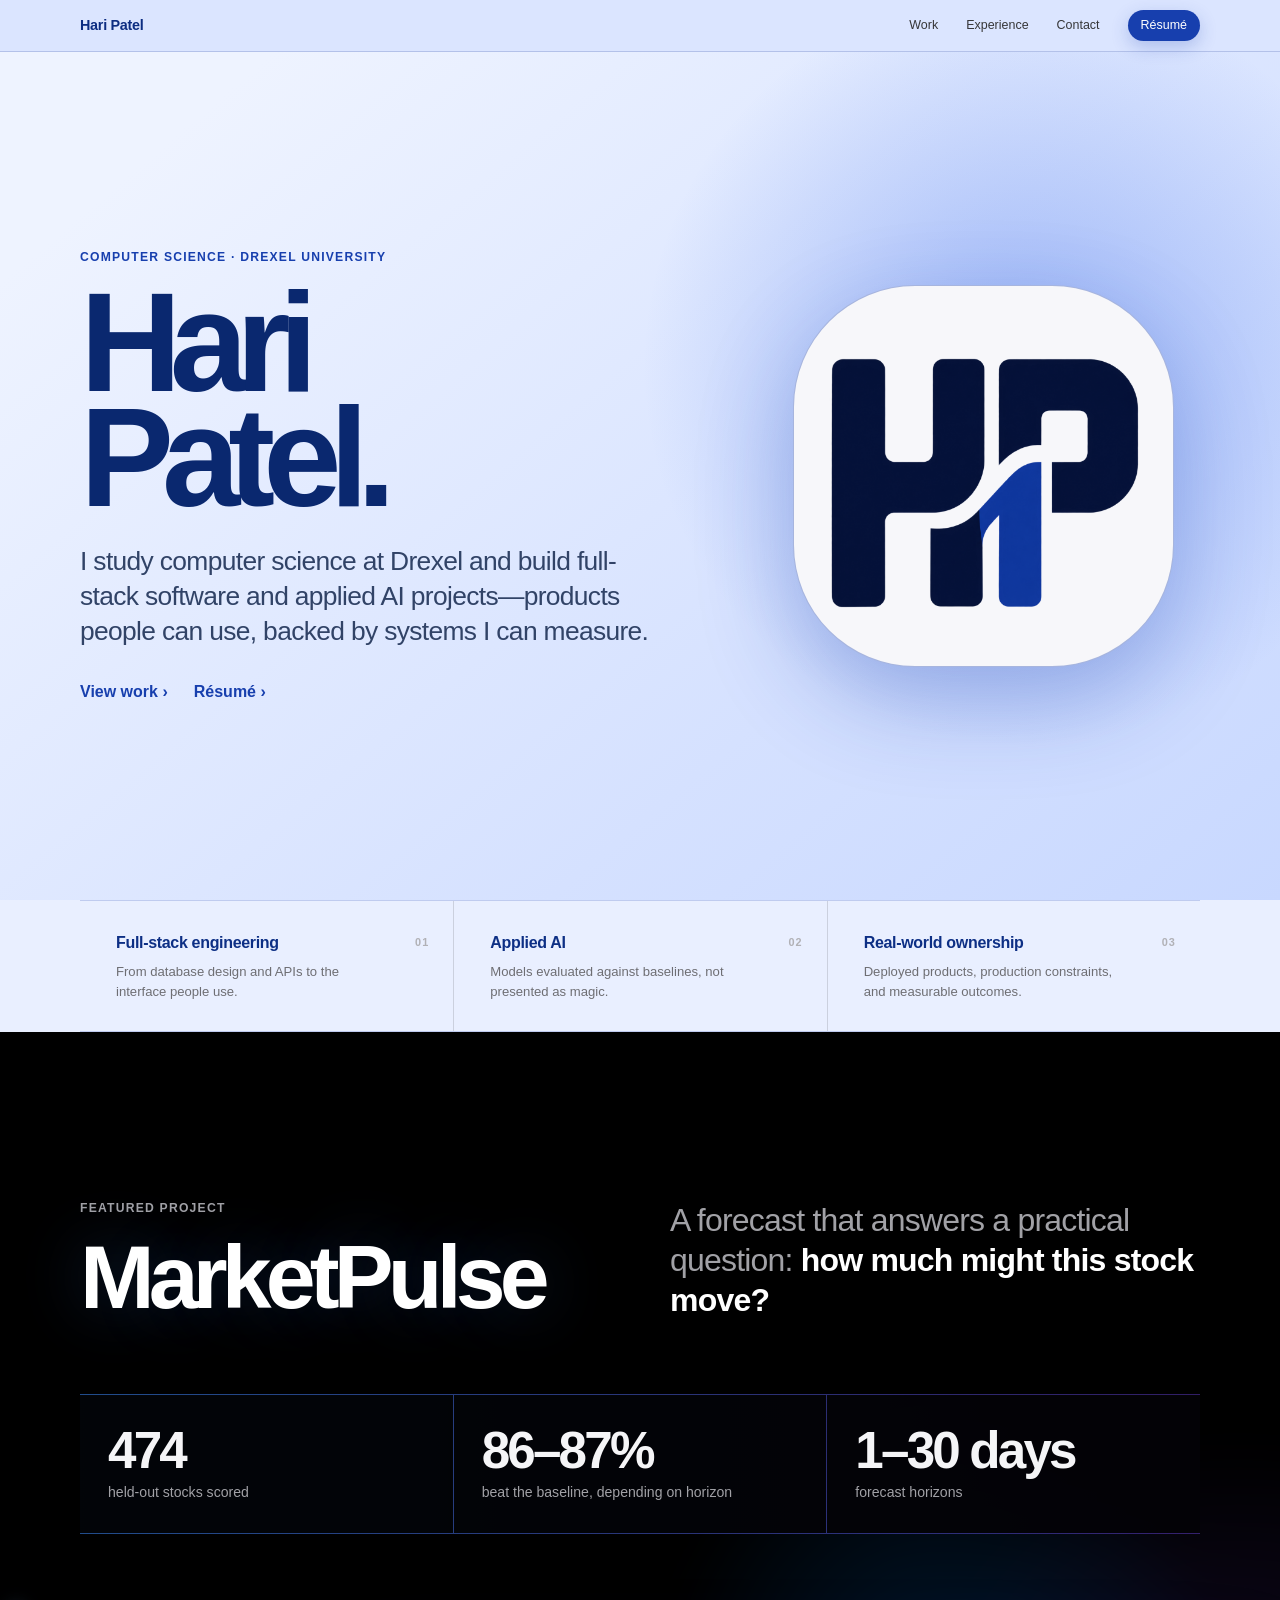
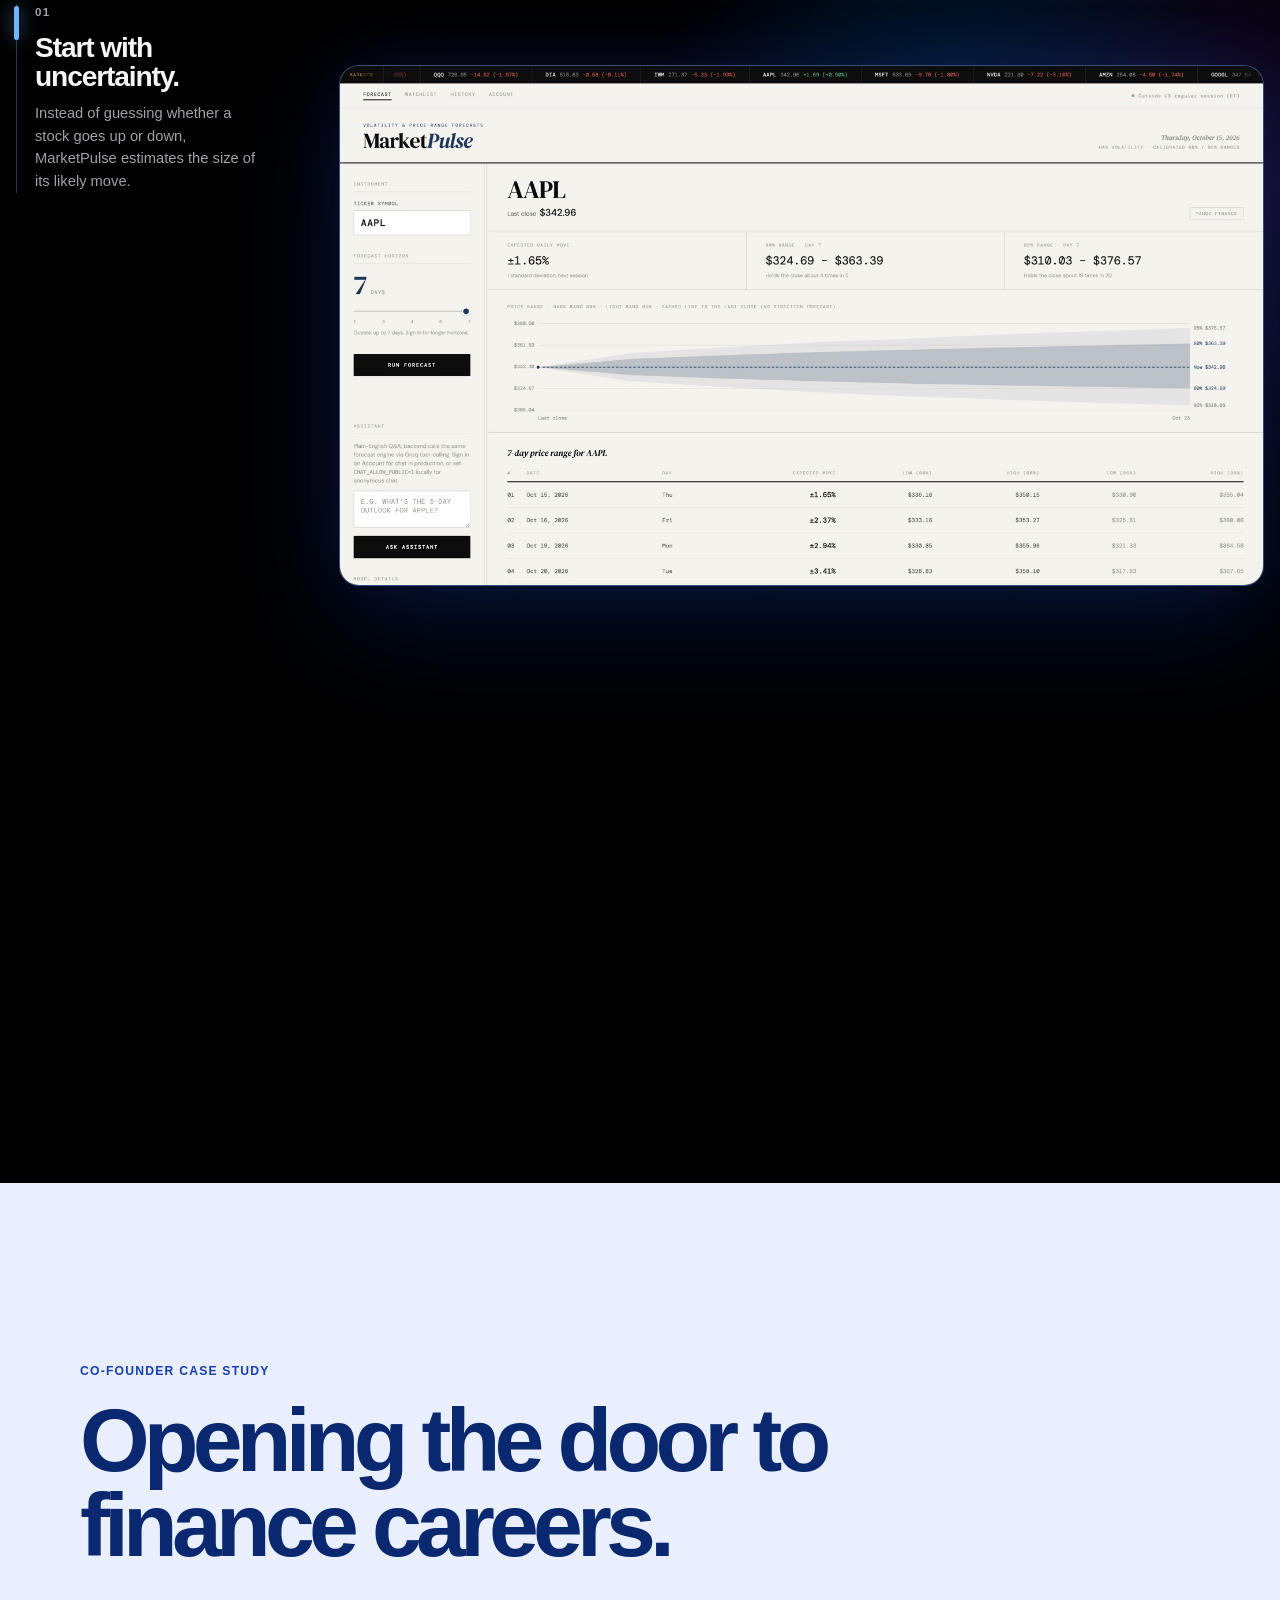
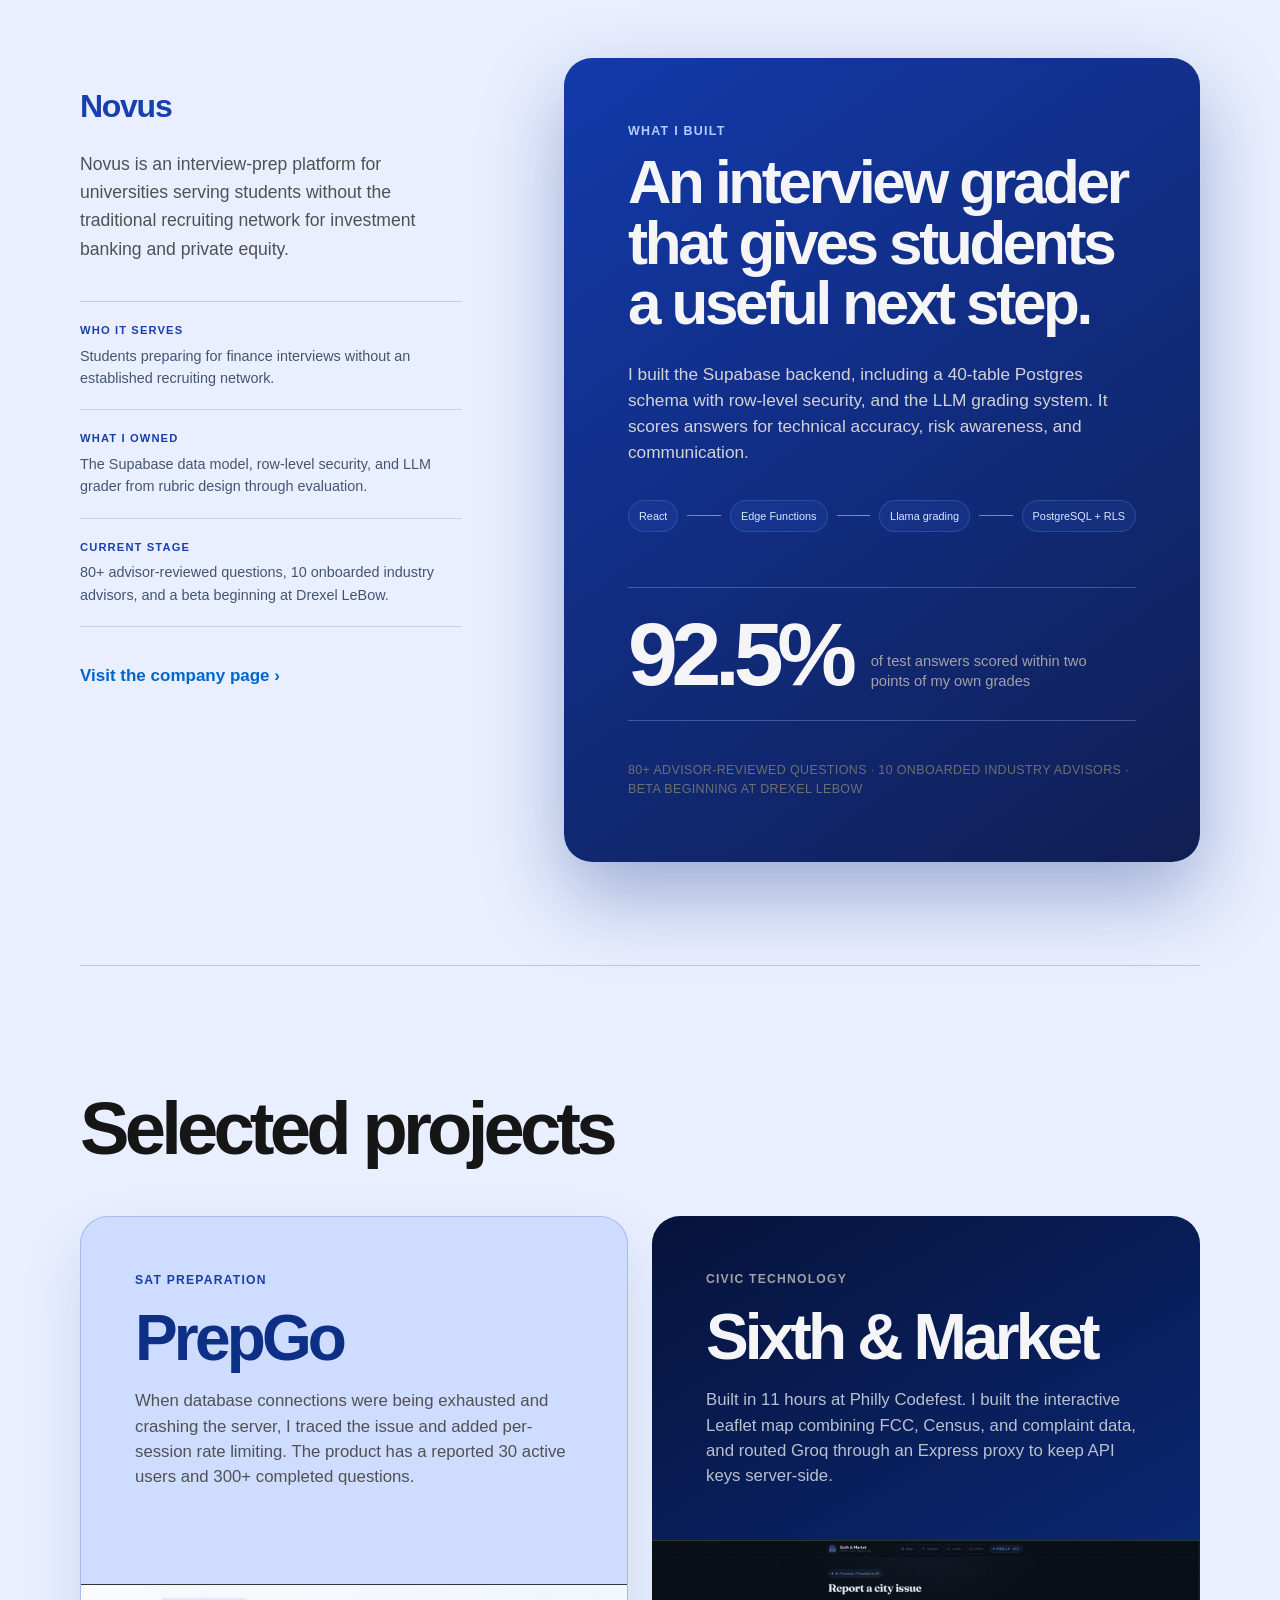
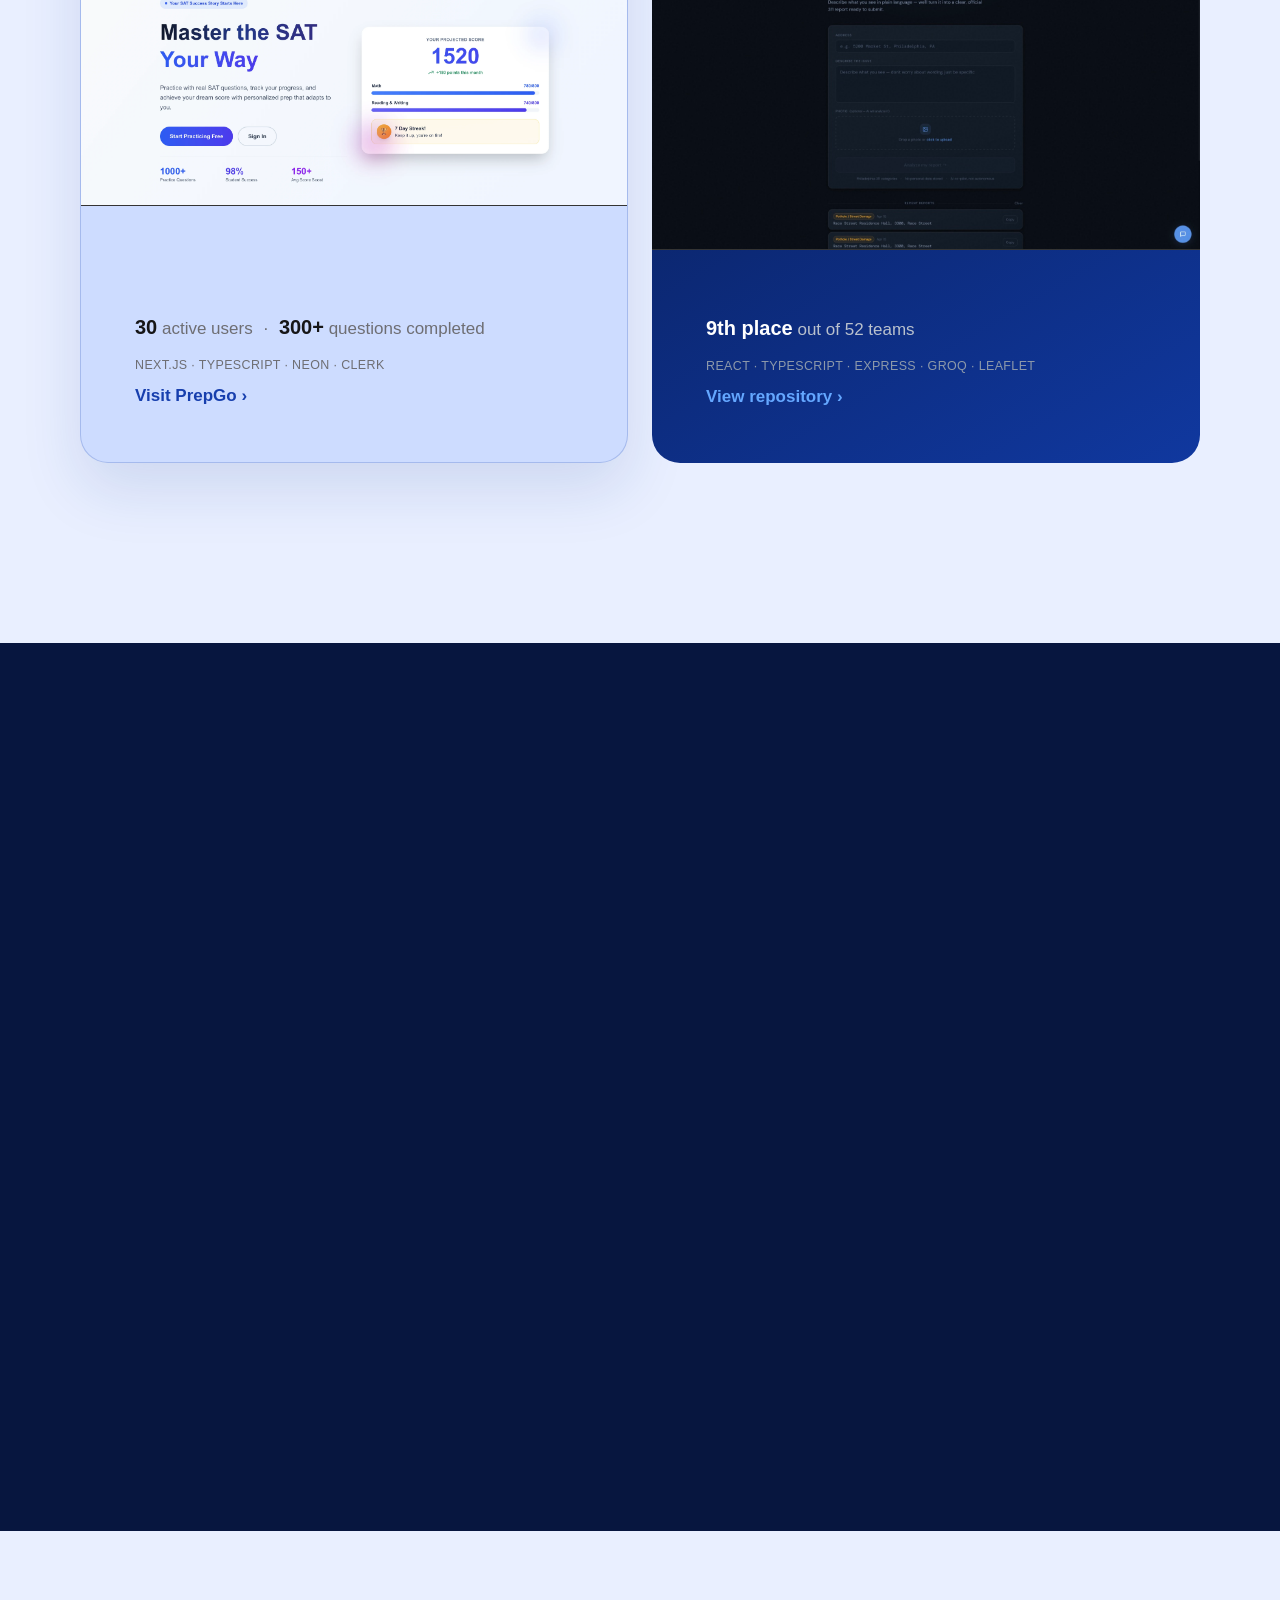
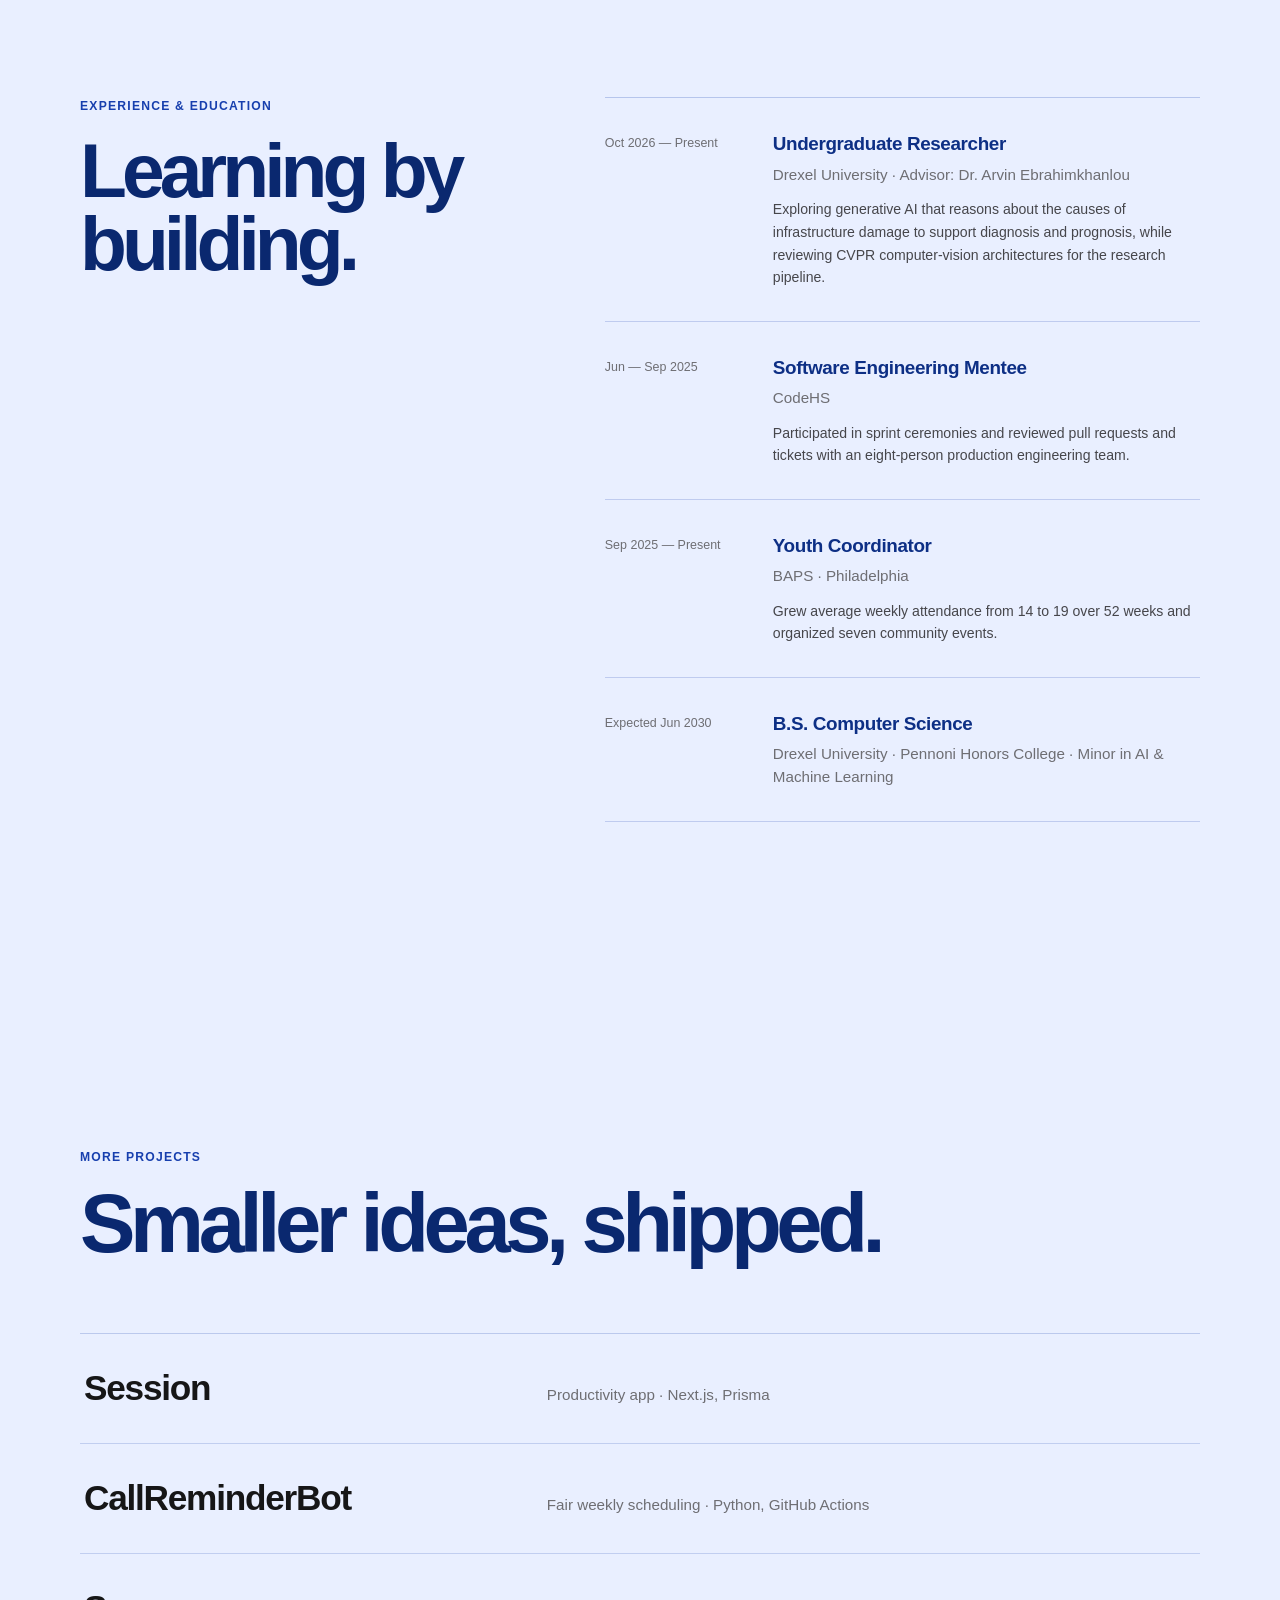
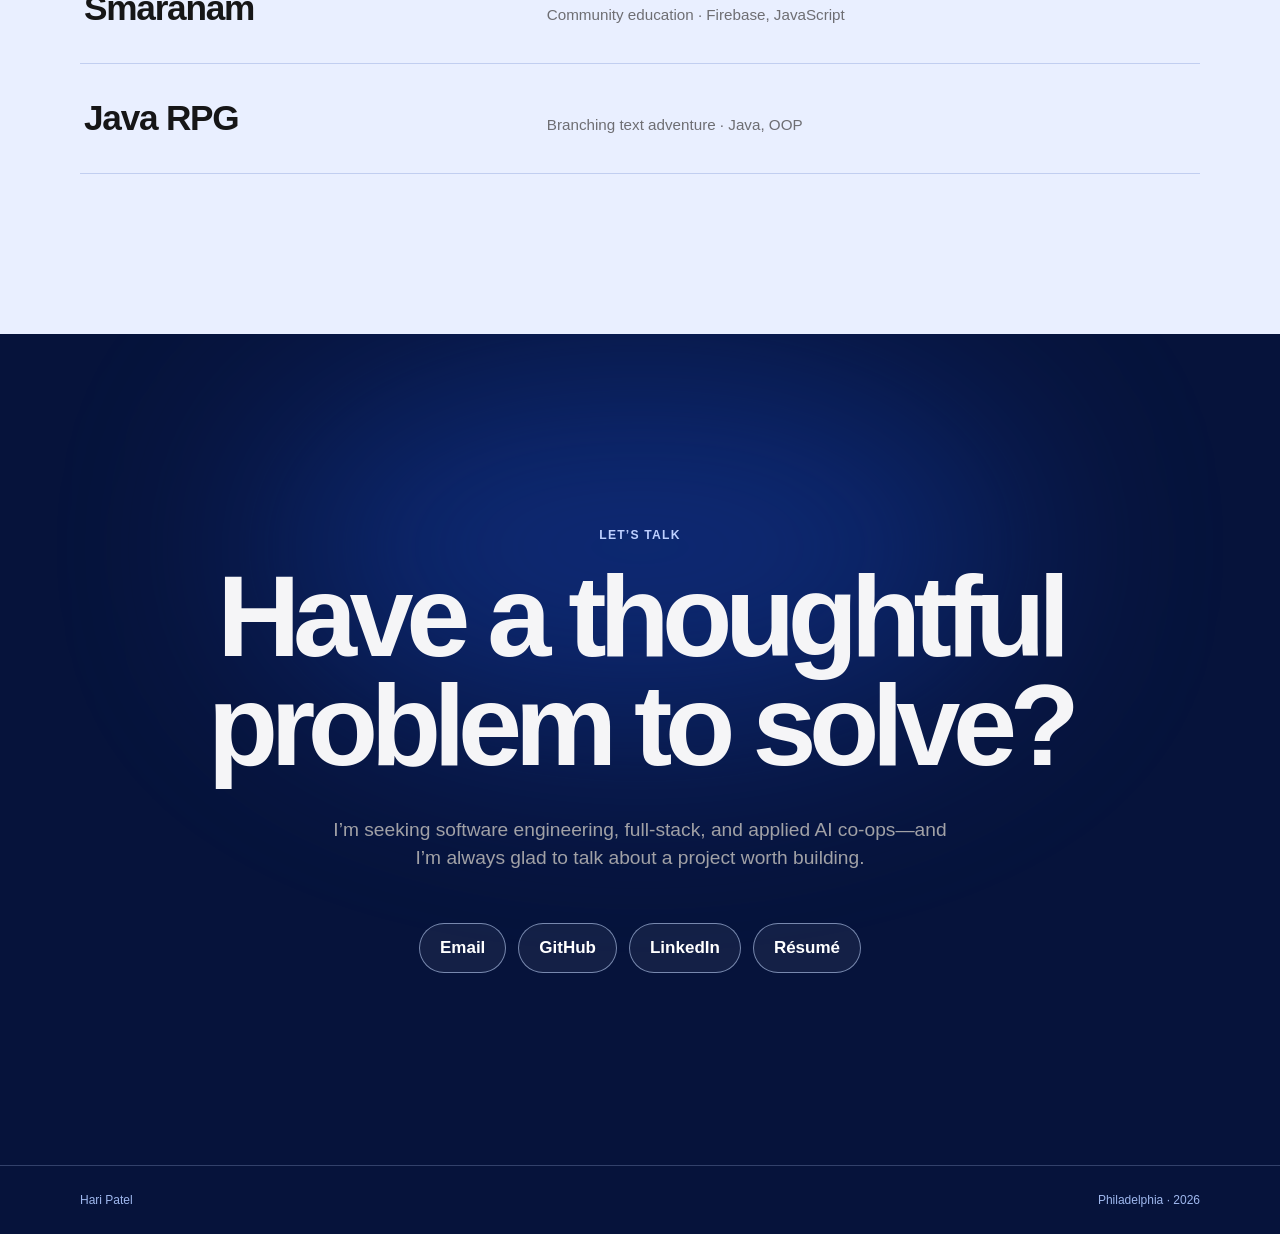
<file: index.html>
<!doctype html>
<html lang="en">
<head>
  <meta charset="utf-8">
  <meta name="viewport" content="width=device-width, initial-scale=1">
  <meta name="description" content="Hari Patel is a computer science student at Drexel building full-stack software and applied AI projects.">
  <meta name="theme-color" content="#f5f5f7">
  <link rel="canonical" href="https://haripatel788.github.io/">
  <link rel="icon" type="image/png" sizes="64x64" href="favicon-64.png">
  <link rel="apple-touch-icon" sizes="180x180" href="apple-touch-icon.png">
  <meta property="og:title" content="Hari Patel — Software & Applied AI">
  <meta property="og:description" content="Full-stack software and applied AI projects by Hari Patel.">
  <meta property="og:image" content="https://haripatel788.github.io/hari-logo.png">
  <meta property="og:url" content="https://haripatel788.github.io/">
  <meta name="twitter:card" content="summary_large_image">
  <title>Hari Patel — Software & Applied AI</title>
  <link rel="stylesheet" href="style.css?v=4">
</head>
<body>
  <a class="skip-link" href="#main">Skip to content</a>
  <div class="cursor-dot" aria-hidden="true"></div>
  <div class="cursor-ring" aria-hidden="true"></div>
  <header class="site-header" id="top">
    <nav class="nav shell" aria-label="Primary navigation">
      <a class="wordmark" href="#top" aria-label="Hari Patel, home">Hari Patel</a>
      <div class="nav-links" id="navLinks">
        <a href="#work">Work</a><a href="#experience">Experience</a><a href="#contact">Contact</a>
        <a class="nav-resume" href="hari_resume.pdf?v=3">Résumé</a>
      </div>
      <button class="menu-button" type="button" aria-label="Open navigation" aria-expanded="false" aria-controls="navLinks"><span></span><span></span></button>
    </nav>
  </header>

  <main id="main">
    <section class="hero shell">
      <div class="hero-copy reveal">
        <p class="eyebrow">Computer science · Drexel University</p>
        <h1>Hari<br>Patel.</h1>
        <p class="hero-intro">I study computer science at Drexel and build full-stack software and applied AI projects—products people can use, backed by systems I can measure.</p>
        <div class="text-links"><a href="#work">View work</a><a href="hari_resume.pdf?v=3">Résumé</a></div>
      </div>
      <figure class="portrait portrait-logo reveal"><img src="hari-logo.png" alt="Hari Patel HP monogram" width="1254" height="1254"></figure>
    </section>

    <section class="recruiter-strip shell reveal" aria-label="Professional focus">
      <p><span>01</span><strong>Full-stack engineering</strong><em>From database design and APIs to the interface people use.</em></p>
      <p><span>02</span><strong>Applied AI</strong><em>Models evaluated against baselines, not presented as magic.</em></p>
      <p><span>03</span><strong>Real-world ownership</strong><em>Deployed products, production constraints, and measurable outcomes.</em></p>
    </section>

    <section class="market" id="work">
      <div class="shell">
        <div class="project-heading reveal">
          <div><p class="eyebrow eyebrow-light">Featured project</p><h2>MarketPulse</h2></div>
          <p class="project-lede">A forecast that answers a practical question: <strong>how much might this stock move?</strong></p>
        </div>
        <div class="market-metrics reveal" aria-label="MarketPulse benchmark results">
          <p><span>474</span> held-out stocks scored</p>
          <p><span>86–87%</span> beat the baseline, depending on horizon</p>
          <p><span>1–30 days</span> forecast horizons</p>
        </div>
        <div class="market-showcase">
          <div class="market-story" aria-label="How MarketPulse works">
            <div class="scroll-copy reveal">
              <span>01</span>
              <h3>Start with uncertainty.</h3>
              <p>Instead of guessing whether a stock goes up or down, MarketPulse estimates the size of its likely move.</p>
            </div>
            <div class="scroll-copy reveal">
              <span>02</span>
              <h3>Make the range useful.</h3>
              <p>It translates volatility into clear 80% and 95% price ranges across the selected forecast horizon.</p>
            </div>
            <div class="scroll-copy reveal">
              <span>03</span>
              <h3>Test it honestly.</h3>
              <p>The model is scored on held-out stocks and compared with a simple baseline before its results are trusted.</p>
            </div>
          </div>
          <figure class="screen screen-market reveal"><img src="marketpulse-screenshot.jpg" alt="MarketPulse showing an AAPL volatility forecast and 80 and 95 percent price ranges" width="1600" height="900" loading="lazy"></figure>
        </div>
        <div class="project-notes reveal">
          <p>MarketPulse fits a per-stock HAR volatility model using historical prices, then turns expected movement into calibrated 80% and 95% ranges. The held-out benchmark scored 474 stocks; the model beat its EWMA baseline on 86–87% of them depending on the forecast horizon.</p>
          <p class="meta">Python · FastAPI · Pandas · Supabase</p>
          <div class="proof-row" aria-label="MarketPulse engineering evidence"><span><strong>112.7K</strong> backtested forecasts</span><span><strong>81%</strong> observed 80% interval coverage</span><span><strong>27</strong> integration tests</span><span><strong>JWT + RBAC</strong> production access controls</span></div>
          <div class="text-links text-links-light"><a href="https://marketpulse-ba4x.onrender.com" target="_blank" rel="noopener noreferrer">Live site</a><a href="https://github.com/haripatel788/MarketPulse" target="_blank" rel="noopener noreferrer">Repository</a></div>
        </div>
      </div>
    </section>

    <section class="novus shell" id="novus">
      <div class="novus-title reveal"><p class="eyebrow">Co-founder case study</p><h2>Opening the door to finance careers.</h2></div>
      <div class="novus-grid">
        <div class="novus-summary reveal">
          <h3>Novus</h3>
          <p>Novus is an interview-prep platform for universities serving students without the traditional recruiting network for investment banking and private equity.</p>
          <div class="novus-details" aria-label="Novus case study details">
            <div><span>Who it serves</span><p>Students preparing for finance interviews without an established recruiting network.</p></div>
            <div><span>What I owned</span><p>The Supabase data model, row-level security, and LLM grader from rubric design through evaluation.</p></div>
            <div><span>Current stage</span><p>80+ advisor-reviewed questions, 10 onboarded industry advisors, and a beta beginning at Drexel LeBow.</p></div>
          </div>
          <a class="inline-link" href="https://www.linkedin.com/company/novusfinanceprep/" target="_blank" rel="noopener noreferrer">Visit the company page</a>
        </div>
        <article class="grader reveal">
          <p class="grader-label">What I built</p>
          <h3>An interview grader that gives students a useful next step.</h3>
          <p>I built the Supabase backend, including a 40-table Postgres schema with row-level security, and the LLM grading system. It scores answers for technical accuracy, risk awareness, and communication.</p>
          <div class="system-flow" aria-label="Novus system architecture"><span>React</span><i></i><span>Edge Functions</span><i></i><span>Llama grading</span><i></i><span>PostgreSQL + RLS</span></div>
          <div class="grader-result"><strong>92.5%</strong><span>of test answers scored within two points of my own grades</span></div>
          <p class="meta">80+ advisor-reviewed questions · 10 onboarded industry advisors · Beta beginning at Drexel LeBow</p>
        </article>
      </div>
    </section>

    <section class="paired shell" aria-labelledby="paired-title">
      <div class="section-heading reveal"><h2 id="paired-title">Selected projects</h2></div>
      <div class="card-grid">
        <article class="project-card prepgo reveal">
          <div class="card-top"><p class="eyebrow">SAT preparation</p><h3>PrepGo</h3><p>When database connections were being exhausted and crashing the server, I traced the issue and added per-session rate limiting. The product has a reported 30 active users and 300+ completed questions.</p></div>
          <figure class="screen screen-card"><img src="prepgo-screenshot.webp" alt="PrepGo homepage showing its SAT practice experience and projected score dashboard" width="3594" height="1448" loading="lazy"></figure>
          <div><p class="card-stat"><strong>30</strong> active users <span>·</span> <strong>300+</strong> questions completed</p><p class="meta">Next.js · TypeScript · Neon · Clerk</p><a class="inline-link" href="https://prep-go.vercel.app" target="_blank" rel="noopener noreferrer">Visit PrepGo</a></div>
        </article>
        <article class="project-card codefest reveal">
          <div class="card-top"><p class="eyebrow eyebrow-light">Civic technology</p><h3>Sixth &amp; Market</h3><p>Built in 11 hours at Philly Codefest. I built the interactive Leaflet map combining FCC, Census, and complaint data, and routed Groq through an Express proxy to keep API keys server-side.</p></div>
          <figure class="screen screen-card"><img src="sixthandmarket-screenshot.jpg" alt="Sixth and Market interface for reporting a Philadelphia city issue" width="1600" height="905" loading="lazy"></figure>
          <div><p class="card-stat"><strong>9th place</strong> out of 52 teams</p><p class="meta meta-light">React · TypeScript · Express · Groq · Leaflet</p><a class="inline-link inline-link-light" href="https://github.com/haripatel788/codefest2026" target="_blank" rel="noopener noreferrer">View repository</a></div>
        </article>
      </div>
    </section>

    <section class="capabilities" aria-labelledby="capabilities-title">
      <div class="shell tech-heading reveal">
        <p class="eyebrow">Technical toolkit</p>
        <h2 id="capabilities-title">Languages &amp; frameworks</h2>
        <p>Technologies I have used to ship the projects above.</p>
      </div>
      <div class="tech-marquee reveal" aria-label="Languages and frameworks I have worked with">
        <div class="tech-row">
          <div class="tech-track">
            <div class="tech-set">
              <span class="tech-item"><b>PY</b><strong>Python</strong></span><span class="tech-item"><b>TS</b><strong>TypeScript</strong></span><span class="tech-item"><b>JS</b><strong>JavaScript</strong></span><span class="tech-item"><b>JV</b><strong>Java</strong></span><span class="tech-item"><b>SQL</b><strong>SQL</strong></span><span class="tech-item"><b>WEB</b><strong>HTML &amp; CSS</strong></span>
            </div>
            <div class="tech-set" aria-hidden="true">
              <span class="tech-item"><b>PY</b><strong>Python</strong></span><span class="tech-item"><b>TS</b><strong>TypeScript</strong></span><span class="tech-item"><b>JS</b><strong>JavaScript</strong></span><span class="tech-item"><b>JV</b><strong>Java</strong></span><span class="tech-item"><b>SQL</b><strong>SQL</strong></span><span class="tech-item"><b>WEB</b><strong>HTML &amp; CSS</strong></span>
            </div>
            <div class="tech-set" aria-hidden="true">
              <span class="tech-item"><b>PY</b><strong>Python</strong></span><span class="tech-item"><b>TS</b><strong>TypeScript</strong></span><span class="tech-item"><b>JS</b><strong>JavaScript</strong></span><span class="tech-item"><b>JV</b><strong>Java</strong></span><span class="tech-item"><b>SQL</b><strong>SQL</strong></span><span class="tech-item"><b>WEB</b><strong>HTML &amp; CSS</strong></span>
            </div>
          </div>
        </div>
        <div class="tech-row tech-row-reverse">
          <div class="tech-track">
            <div class="tech-set">
              <span class="tech-item"><b>RE</b><strong>React</strong></span><span class="tech-item"><b>NX</b><strong>Next.js</strong></span><span class="tech-item"><b>FA</b><strong>FastAPI</strong></span><span class="tech-item"><b>EX</b><strong>Express</strong></span><span class="tech-item"><b>PG</b><strong>PostgreSQL</strong></span><span class="tech-item"><b>SB</b><strong>Supabase</strong></span><span class="tech-item"><b>PD</b><strong>Pandas</strong></span><span class="tech-item"><b>FB</b><strong>Firebase</strong></span>
            </div>
            <div class="tech-set" aria-hidden="true">
              <span class="tech-item"><b>RE</b><strong>React</strong></span><span class="tech-item"><b>NX</b><strong>Next.js</strong></span><span class="tech-item"><b>FA</b><strong>FastAPI</strong></span><span class="tech-item"><b>EX</b><strong>Express</strong></span><span class="tech-item"><b>PG</b><strong>PostgreSQL</strong></span><span class="tech-item"><b>SB</b><strong>Supabase</strong></span><span class="tech-item"><b>PD</b><strong>Pandas</strong></span><span class="tech-item"><b>FB</b><strong>Firebase</strong></span>
            </div>
            <div class="tech-set" aria-hidden="true">
              <span class="tech-item"><b>RE</b><strong>React</strong></span><span class="tech-item"><b>NX</b><strong>Next.js</strong></span><span class="tech-item"><b>FA</b><strong>FastAPI</strong></span><span class="tech-item"><b>EX</b><strong>Express</strong></span><span class="tech-item"><b>PG</b><strong>PostgreSQL</strong></span><span class="tech-item"><b>SB</b><strong>Supabase</strong></span><span class="tech-item"><b>PD</b><strong>Pandas</strong></span><span class="tech-item"><b>FB</b><strong>Firebase</strong></span>
            </div>
          </div>
        </div>
      </div>
    </section>

    <section class="experience" id="experience">
      <div class="shell experience-grid">
        <div class="section-heading reveal"><p class="eyebrow">Experience &amp; education</p><h2>Learning by building.</h2></div>
        <ol class="timeline reveal">
          <li><time>Oct 2026 — Present</time><div><h3>Undergraduate Researcher</h3><p>Drexel University · Advisor: Dr. Arvin Ebrahimkhanlou</p><p class="timeline-detail">Exploring generative AI that reasons about the causes of infrastructure damage to support diagnosis and prognosis, while reviewing CVPR computer-vision architectures for the research pipeline.</p></div></li>
          <li><time>Jun — Sep 2025</time><div><h3>Software Engineering Mentee</h3><p>CodeHS</p><p class="timeline-detail">Participated in sprint ceremonies and reviewed pull requests and tickets with an eight-person production engineering team.</p></div></li>
          <li><time>Sep 2025 — Present</time><div><h3>Youth Coordinator</h3><p>BAPS · Philadelphia</p><p class="timeline-detail">Grew average weekly attendance from 14 to 19 over 52 weeks and organized seven community events.</p></div></li>
          <li><time>Expected Jun 2030</time><div><h3>B.S. Computer Science</h3><p>Drexel University · Pennoni Honors College · Minor in AI &amp; Machine Learning</p></div></li>
        </ol>
      </div>
    </section>

    <section class="more shell" aria-labelledby="more-title">
      <div class="section-heading reveal"><p class="eyebrow">More projects</p><h2 id="more-title">Smaller ideas, shipped.</h2></div>
      <div class="project-list reveal">
        <a href="https://sessionapp.vercel.app/" target="_blank" rel="noopener noreferrer"><span>Session</span><em>Productivity app · Next.js, Prisma</em></a>
        <a href="https://github.com/haripatel788/weekly-call-reminder" target="_blank" rel="noopener noreferrer"><span>CallReminderBot</span><em>Fair weekly scheduling · Python, GitHub Actions</em></a>
        <a href="https://smaranam.vercel.app/" target="_blank" rel="noopener noreferrer"><span>Smaranam</span><em>Community education · Firebase, JavaScript</em></a>
        <a href="https://codehs.com/sandbox/id/rpg-Cq6Ldt/run" target="_blank" rel="noopener noreferrer"><span>Java RPG</span><em>Branching text adventure · Java, OOP</em></a>
      </div>
    </section>

    <section class="contact" id="contact">
      <div class="shell reveal">
        <p class="eyebrow eyebrow-light">Let’s talk</p><h2>Have a thoughtful problem to solve?</h2>
        <p>I’m seeking software engineering, full-stack, and applied AI co-ops—and I’m always glad to talk about a project worth building.</p>
        <div class="contact-links"><a href="mailto:hrp43@drexel.edu">Email</a><a href="https://github.com/haripatel788" target="_blank" rel="noopener noreferrer">GitHub</a><a href="https://www.linkedin.com/in/haripatel788/" target="_blank" rel="noopener noreferrer">LinkedIn</a><a href="hari_resume.pdf?v=3">Résumé</a></div>
      </div>
    </section>
  </main>
  <footer class="footer"><div class="shell"><span>Hari Patel</span><span>Philadelphia · 2026</span></div></footer>
  <script src="script.js?v=4"></script>
</body>
</html>
</file>
<file: style.css>
:root{--ink:#161617;--muted:#6e6e73;--paper:#f5f5f7;--white:#fff;--blue:#06c;--blue-dark:#2997ff;--line:rgba(22,22,23,.14);--radius:28px;--shell:min(1120px,calc(100vw - 48px));--ease:cubic-bezier(.2,.75,.25,1)}
*{box-sizing:border-box}html{scroll-behavior:smooth}body{margin:0;color:var(--ink);background:var(--white);font-family:-apple-system,BlinkMacSystemFont,"Segoe UI",Helvetica,Arial,sans-serif;font-size:17px;line-height:1.5;-webkit-font-smoothing:antialiased}body.menu-open{overflow:hidden}img{max-width:100%;height:auto;display:block}a{color:inherit;text-decoration:none}button{font:inherit}.shell{width:var(--shell);margin-inline:auto}.skip-link{position:fixed;left:16px;top:-100px;z-index:1000;padding:10px 14px;color:#fff;background:#000;border-radius:8px}.skip-link:focus{top:16px}:focus-visible{outline:3px solid #0a84ff;outline-offset:4px;border-radius:4px}
.site-header{position:sticky;top:0;z-index:100;height:52px;background:rgba(250,250,252,.82);border-bottom:1px solid rgba(0,0,0,.08);backdrop-filter:saturate(180%) blur(20px)}.nav{height:100%;display:flex;align-items:center;justify-content:space-between}.wordmark{font-weight:650;font-size:.9rem;letter-spacing:-.02em}.nav-links{display:flex;align-items:center;gap:28px;font-size:.78rem}.nav-links a{color:#363638;transition:color .2s}.nav-links a:hover{color:#000}.nav-resume{padding:6px 13px;color:#fff!important;background:#1d1d1f;border-radius:99px}.menu-button{display:none;width:36px;height:36px;border:0;background:transparent;padding:9px}.menu-button span{display:block;width:18px;height:1px;margin:5px 0;background:var(--ink);transition:transform .25s}
.hero{min-height:calc(100vh - 52px);display:grid;grid-template-columns:1.15fr .85fr;align-items:center;gap:clamp(40px,8vw,100px);padding-block:80px}.eyebrow{margin:0 0 18px;color:var(--muted);font-size:.76rem;font-weight:700;letter-spacing:.1em;text-transform:uppercase}.eyebrow-light{color:#a1a1a6}h1,h2,h3,p{margin-top:0}h1{margin-bottom:28px;font-size:clamp(4.8rem,11vw,9rem);line-height:.82;letter-spacing:-.085em;font-weight:760}.hero-intro{max-width:650px;margin-bottom:30px;color:#515154;font-size:clamp(1.25rem,2.2vw,1.65rem);line-height:1.34;letter-spacing:-.025em}.portrait{margin:0;overflow:hidden;border-radius:44% 44% 30% 30%;background:#e8e8ed;box-shadow:0 32px 80px rgba(0,0,0,.12)}.portrait img{width:100%;aspect-ratio:1;object-fit:cover}.text-links{display:flex;flex-wrap:wrap;gap:26px;color:var(--blue);font-size:1rem;font-weight:560}.text-links a::after,.inline-link::after{content:" ›"}.text-links a:hover,.inline-link:hover{text-decoration:underline;text-underline-offset:4px}
.market{position:relative;padding-block:clamp(100px,13vw,180px);color:#f5f5f7;background:#000;overflow:hidden}.market::before{content:"";position:absolute;inset:18% -15% auto 32%;height:760px;background:radial-gradient(circle at 50% 45%,rgba(0,113,227,.2),transparent 42%),radial-gradient(circle at 78% 56%,rgba(123,67,255,.15),transparent 36%);filter:blur(18px);pointer-events:none}.market>.shell{position:relative}.project-heading{display:grid;grid-template-columns:1fr 1fr;align-items:end;gap:60px;margin-bottom:74px}.project-heading h2,.section-heading h2,.novus-title h2,.experience h2,.contact h2{margin:0;font-size:clamp(3rem,7vw,6rem);line-height:.95;letter-spacing:-.065em}.market .project-heading h2{color:#fff;text-shadow:0 0 65px rgba(69,143,255,.24)}.market .eyebrow-light{color:#73a9ff}.project-lede{margin:0;color:#a1a1a6;font-size:clamp(1.35rem,2.7vw,2rem);line-height:1.25;letter-spacing:-.025em}.project-lede strong{color:#fff}.market-metrics{display:grid;grid-template-columns:repeat(3,1fr);gap:1px;margin-bottom:70px;background:linear-gradient(90deg,rgba(60,139,255,.55),rgba(122,75,255,.4));border-block:1px solid transparent}.market-metrics p{margin:0;padding:30px 28px;color:#a1a1a6;background:rgba(0,0,0,.94);font-size:.88rem}.market-metrics span{display:block;margin-bottom:6px;color:#fff;font-size:clamp(2rem,4vw,3.4rem);line-height:1;font-weight:650;letter-spacing:-.055em}.market-metrics p:first-child span{color:#6fb5ff}.market-metrics p:nth-child(2) span{color:#a58aff}.market-metrics p:last-child span{color:#65d8ff}.market-showcase{width:min(1440px,calc(100vw - 32px));margin-left:50%;display:grid;grid-template-columns:minmax(240px,.42fr) minmax(0,1.58fr);gap:clamp(38px,6vw,90px);align-items:center;transform:translateX(-50%)}.market-story{display:flex;flex-direction:column;gap:clamp(34px,5vw,70px);padding-left:max(0px,calc((100vw - 1120px)/2))}.scroll-copy{position:relative;max-width:300px;padding-left:18px;border-left:1px solid rgba(111,181,255,.32)}.scroll-copy:nth-child(2){transition-delay:.1s;border-color:rgba(165,138,255,.38)}.scroll-copy:nth-child(3){transition-delay:.2s;border-color:rgba(101,216,255,.35)}.scroll-copy::before{content:"";position:absolute;left:-3px;top:2px;width:5px;height:34px;border-radius:5px;background:#6fb5ff;box-shadow:0 0 18px rgba(111,181,255,.65)}.scroll-copy:nth-child(2)::before{background:#a58aff;box-shadow:0 0 18px rgba(165,138,255,.6)}.scroll-copy:nth-child(3)::before{background:#65d8ff;box-shadow:0 0 18px rgba(101,216,255,.55)}.scroll-copy span{display:block;margin-bottom:11px;color:#6fb5ff;font-size:.72rem;font-weight:700;letter-spacing:.12em}.scroll-copy:nth-child(2) span{color:#a58aff}.scroll-copy:nth-child(3) span{color:#65d8ff}.scroll-copy h3{margin-bottom:10px;font-size:clamp(1.35rem,2.2vw,2rem);line-height:1.05;letter-spacing:-.04em}.scroll-copy p{margin:0;color:#a1a1a6;font-size:.92rem;line-height:1.55}.screen{margin:0;overflow:hidden;border:1px solid rgba(255,255,255,.15);border-radius:20px;background:#111;box-shadow:0 40px 120px rgba(0,0,0,.55)}.screen img{width:100%}.screen-market{width:100%;border-color:rgba(94,157,255,.45);box-shadow:0 40px 120px rgba(0,57,151,.28),0 0 70px rgba(119,78,255,.12)}.project-notes{display:grid;grid-template-columns:1.6fr .6fr;gap:35px 70px;margin-top:55px}.project-notes>p:first-child{margin:0;color:#d2d2d7;font-size:clamp(1.15rem,2vw,1.45rem);line-height:1.5}.meta{margin:0;color:var(--muted);font-size:.78rem;line-height:1.5;letter-spacing:.03em;text-transform:uppercase}.market .meta{color:#778da9}.text-links-light{color:#64a7ff;grid-column:1/-1}
.novus{padding-block:clamp(110px,14vw,190px)}.novus-title{max-width:930px;margin-bottom:90px}.novus-grid{display:grid;grid-template-columns:.75fr 1.25fr;gap:clamp(35px,8vw,110px);align-items:start}.novus-summary{padding-top:24px}.novus-summary h3{margin-bottom:20px;font-size:2rem;letter-spacing:-.04em}.novus-summary p{color:#515154;font-size:1.1rem;line-height:1.6}.inline-link{display:inline-block;margin-top:8px;color:var(--blue);font-weight:560}.grader{padding:clamp(32px,5vw,65px);color:#f5f5f7;background:#1d1d1f;border-radius:var(--radius)}.grader-label{color:#a1a1a6;font-size:.78rem;font-weight:700;letter-spacing:.1em;text-transform:uppercase}.grader h3{max-width:700px;margin-bottom:28px;font-size:clamp(2.2rem,4.7vw,4.3rem);line-height:1;letter-spacing:-.055em}.grader>p:not(.grader-label,.meta){color:#d2d2d7;font-size:1.08rem}.grader-result{display:grid;grid-template-columns:auto 1fr;gap:20px;align-items:end;margin:55px 0 40px;padding-block:28px;border-block:1px solid #424245}.grader-result strong{font-size:clamp(3.4rem,7vw,6.6rem);line-height:.85;letter-spacing:-.07em}.grader-result span{max-width:250px;color:#a1a1a6;font-size:.92rem;line-height:1.35}
.paired{padding-bottom:clamp(110px,14vw,190px)}.section-heading{max-width:850px;margin-bottom:70px}.section-heading h2{font-size:clamp(3rem,6.5vw,5.5rem)}.card-grid{display:grid;grid-template-columns:1fr 1fr;gap:24px}.project-card{min-height:700px;display:flex;flex-direction:column;justify-content:space-between;padding:clamp(30px,4.5vw,54px);border-radius:var(--radius);overflow:hidden}.project-card h3{margin-bottom:20px;font-size:clamp(2.8rem,5vw,4.7rem);line-height:.95;letter-spacing:-.06em}.project-card p:not(.eyebrow,.meta,.card-stat){max-width:540px;color:#515154;font-size:1.05rem}.prepgo{background:#f5f5f7}.codefest{color:#f5f5f7;background:#07101c}.codefest p:not(.eyebrow,.meta,.card-stat){color:#b9c1cd}.screen-card{margin:35px -54px;border-radius:0;border-inline:0;box-shadow:none}.screen-card img{aspect-ratio:16/9;object-fit:cover}.card-stat{margin:28px 0 14px;color:var(--muted)}.card-stat strong{color:var(--ink);font-size:1.25rem}.codefest .card-stat{color:#b9c1cd}.codefest .card-stat strong{color:#fff}.card-stat span{padding:0 6px}.meta-light{color:#8d99aa}.inline-link-light{color:#64a7ff}
.experience{padding-block:clamp(100px,13vw,170px);background:#f5f5f7}.experience-grid{display:grid;grid-template-columns:.8fr 1.2fr;gap:clamp(50px,10vw,140px)}.experience .section-heading{margin:0}.experience h2{font-size:clamp(3rem,6vw,5rem)}.timeline{margin:0;padding:0;list-style:none;border-top:1px solid var(--line)}.timeline li{display:grid;grid-template-columns:140px 1fr;gap:28px;padding:32px 0;border-bottom:1px solid var(--line)}.timeline time{padding-top:4px;color:var(--muted);font-size:.78rem}.timeline h3{margin-bottom:5px;font-size:1.18rem;letter-spacing:-.02em}.timeline p{margin:0;color:var(--muted);font-size:.95rem}
.more{padding-block:clamp(100px,13vw,160px)}.project-list{border-top:1px solid var(--line)}.project-list a{display:grid;grid-template-columns:.8fr 1.2fr;gap:30px;align-items:baseline;padding:28px 4px;border-bottom:1px solid var(--line);transition:padding .25s var(--ease),color .2s}.project-list a:hover{padding-inline:14px;color:var(--blue)}.project-list span{font-size:clamp(1.35rem,3vw,2.2rem);font-weight:650;letter-spacing:-.035em}.project-list em{color:var(--muted);font-size:.95rem;font-style:normal}
.contact{padding-block:clamp(110px,15vw,200px);color:#f5f5f7;background:#1d1d1f;text-align:center}.contact .shell{max-width:930px}.contact h2{margin-inline:auto;font-size:clamp(3.7rem,9vw,8rem)}.contact>div>p:not(.eyebrow){max-width:620px;margin:35px auto 50px;color:#a1a1a6;font-size:1.2rem}.contact-links{display:flex;justify-content:center;flex-wrap:wrap;gap:12px}.contact-links a{padding:11px 20px;color:#fff;border:1px solid #55555a;border-radius:99px;font-weight:560;transition:background .2s,color .2s}.contact-links a:hover{color:#1d1d1f;background:#fff}.footer{padding-block:25px;color:#86868b;background:#1d1d1f;border-top:1px solid #424245;font-size:.75rem}.footer div{display:flex;justify-content:space-between}.reveal{opacity:0;transform:translateY(24px);transition:opacity .8s var(--ease),transform .8s var(--ease)}.reveal.visible{opacity:1;transform:none}
/* Cobalt color branch */
body{background:#e9efff}.site-header{background:rgba(218,228,255,.9);border-bottom-color:rgba(20,53,145,.2)}.wordmark{color:#0c2d82}.nav-resume{background:#173fae;box-shadow:0 6px 18px rgba(23,63,174,.24)}.hero{position:relative}.hero::before{content:"";position:absolute;z-index:-1;top:0;bottom:0;left:50%;width:100vw;transform:translateX(-50%);background:radial-gradient(circle at 80% 37%,rgba(58,107,235,.38),transparent 33%),linear-gradient(140deg,#eef3ff 12%,#d5e1ff 68%,#c8d8ff)}.hero h1{color:#0a286f}.hero .eyebrow{color:#173fae}.hero-intro{color:#314367}.portrait{border:1px solid rgba(18,59,169,.35);box-shadow:0 34px 95px rgba(23,63,174,.3)}.text-links{color:#173fae}.recruiter-strip{border-color:rgba(23,63,174,.24);background:#dce6ff;border-radius:18px;overflow:hidden;box-shadow:0 18px 65px rgba(19,50,135,.15)}.recruiter-strip p+p{border-color:rgba(23,63,174,.18)}.recruiter-strip span{color:#4269ce}.recruiter-strip strong{color:#0d2f85}.novus{position:relative}.novus::before{content:"";position:absolute;z-index:-1;inset:0 50%;width:100vw;transform:translateX(-50%);background:linear-gradient(180deg,#dce6ff 0%,#edf2ff 52%,#d8e3ff 100%)}.novus-title .eyebrow{color:#173fae}.novus-title h2{color:#0a286f}.novus-summary h3{color:#173fae}.grader{background:linear-gradient(145deg,#123aab,#101e52);box-shadow:0 34px 80px rgba(13,43,127,.34)}.grader-label{color:#b5ccff}.grader-result{border-color:rgba(172,200,255,.3)}.prepgo{background:#cddcff;border:1px solid rgba(23,63,174,.22);box-shadow:0 26px 60px rgba(26,58,143,.13)}.prepgo .eyebrow,.prepgo .inline-link{color:#173fae}.prepgo h3{color:#0d2f85}.codefest{background:linear-gradient(150deg,#06133b,#10389f)}.capabilities{background:linear-gradient(145deg,#07163f,#123da8)}.experience{background:#d2dfff}.experience .eyebrow{color:#173fae}.experience h2{color:#0a286f}.timeline{border-color:rgba(23,63,174,.24)}.timeline li{border-color:rgba(23,63,174,.2)}.timeline h3{color:#0d2f85}.more{position:relative}.more::before{content:"";position:absolute;z-index:-1;inset:0 50%;width:100vw;transform:translateX(-50%);background:#e9efff}.more .eyebrow{color:#173fae}.more h2{color:#0a286f}.project-list{border-color:rgba(23,63,174,.22)}.project-list a{border-color:rgba(23,63,174,.19)}.contact{background:radial-gradient(circle at 50% 0,rgba(77,124,255,.68),transparent 36%),linear-gradient(145deg,#06133b,#103ca9)}.contact .eyebrow-light{color:#bed0ff}.contact-links a{border-color:rgba(199,217,255,.56);background:rgba(255,255,255,.06)}.contact-links a:hover{color:#0d2f85}.footer{background:#06133b;border-top-color:rgba(188,211,255,.24);color:#9fb8ee}
.cursor-dot,.cursor-ring{position:fixed;z-index:9999;top:0;left:0;pointer-events:none;opacity:0;border-radius:50%;will-change:transform;transition:opacity .2s ease,width .25s var(--ease),height .25s var(--ease),background-color .25s ease,border-color .25s ease}.cursor-dot{width:8px;height:8px;margin:-4px 0 0 -4px;background:#5f8dff;box-shadow:0 0 16px rgba(95,141,255,.8)}.cursor-ring{width:34px;height:34px;margin:-17px 0 0 -17px;border:1px solid rgba(95,141,255,.72);background:rgba(95,141,255,.06);backdrop-filter:blur(1px)}.cursor-dot.is-visible,.cursor-ring.is-visible{opacity:1}.cursor-ring.is-hovering{width:54px;height:54px;margin:-27px 0 0 -27px;border-color:rgba(95,141,255,.95);background:rgba(95,141,255,.14)}.cursor-dot.is-hovering{background:#fff;box-shadow:0 0 0 3px rgba(95,141,255,.45),0 0 18px rgba(95,141,255,.95)}.cursor-ring.is-pressed{width:26px;height:26px;margin:-13px 0 0 -13px;background:rgba(95,141,255,.28)}
@media(hover:hover) and (pointer:fine){body.cursor-ready,body.cursor-ready a,body.cursor-ready button,body.cursor-ready [role="button"]{cursor:none}}
.portrait-logo{width:88%;justify-self:center;border-radius:32%;background:#f7f7fa;transition:transform .55s var(--ease),box-shadow .55s var(--ease)}.portrait-logo img{object-fit:contain;transition:transform .55s var(--ease)}.portrait-logo:hover{transform:translateY(-8px) rotate(-1.25deg);box-shadow:0 42px 105px rgba(23,63,174,.38)}.portrait-logo:hover img{transform:scale(1.025)}
.recruiter-strip{display:grid;grid-template-columns:repeat(3,1fr);margin-bottom:clamp(80px,10vw,130px);border-block:1px solid var(--line)}.recruiter-strip p{position:relative;margin:0;padding:30px clamp(18px,3vw,36px)}.recruiter-strip p+p{border-left:1px solid var(--line)}.recruiter-strip span{position:absolute;top:33px;right:24px;color:#b1b1b6;font-size:.68rem;font-weight:700;letter-spacing:.1em}.recruiter-strip strong,.recruiter-strip em{display:block}.recruiter-strip strong{margin-bottom:7px;font-size:1rem;letter-spacing:-.02em}.recruiter-strip em{max-width:260px;color:var(--muted);font-size:.82rem;line-height:1.5;font-style:normal}
.proof-row{grid-column:1/-1;display:grid;grid-template-columns:repeat(4,1fr);border-block:1px solid rgba(111,181,255,.22)}.proof-row span{padding:19px 18px;color:#8f9db0;font-size:.76rem;line-height:1.35}.proof-row span+span{border-left:1px solid rgba(111,181,255,.16)}.proof-row strong{display:block;margin-bottom:4px;color:#eef5ff;font-size:1rem;letter-spacing:-.02em}
.system-flow{display:flex;align-items:center;gap:9px;margin:34px 0 4px;overflow:hidden}.system-flow span{padding:7px 10px;color:#d9e6ff;background:rgba(73,132,255,.1);border:1px solid rgba(110,164,255,.22);border-radius:99px;font-size:.68rem;white-space:nowrap}.system-flow i{flex:1;min-width:8px;height:1px;background:linear-gradient(90deg,#468cff,#9c78ff)}
.capabilities{padding-block:clamp(100px,13vw,170px);color:#f5f5f7;background:#101728}.capabilities>.shell{position:relative}.capabilities>.shell::before{content:"";position:absolute;inset:-20% -10% auto 40%;height:450px;background:radial-gradient(circle,rgba(63,125,255,.2),transparent 60%);pointer-events:none}.capabilities-heading{position:relative;display:grid;grid-template-columns:1.2fr .8fr;gap:24px 80px;align-items:end;margin-bottom:70px}.capabilities-heading .eyebrow{grid-column:1/-1;color:#79aaff}.capabilities-heading h2{margin:0;font-size:clamp(3rem,7vw,6rem);line-height:.95;letter-spacing:-.065em}.capabilities-heading>p:last-child{margin:0;color:#99a5b8;font-size:1.1rem;line-height:1.5}.capability-grid{position:relative;display:grid;grid-template-columns:repeat(2,1fr);border:1px solid rgba(121,170,255,.2);border-radius:24px;overflow:hidden}.capability-grid article{min-height:230px;padding:clamp(28px,4vw,46px);background:rgba(8,13,25,.62)}.capability-grid article:nth-child(even){border-left:1px solid rgba(121,170,255,.18)}.capability-grid article:nth-child(n+3){border-top:1px solid rgba(121,170,255,.18)}.capability-grid span{display:block;margin-bottom:34px;color:#79aaff;font-size:.72rem;font-weight:700;letter-spacing:.1em;text-transform:uppercase}.capability-grid h3{max-width:380px;margin-bottom:30px;font-size:clamp(1.45rem,2.6vw,2.2rem);line-height:1.06;letter-spacing:-.04em}.capability-grid p{margin:0;color:#8390a5;font-size:.8rem;letter-spacing:.03em;text-transform:uppercase}.timeline-detail{margin-top:12px!important;color:#46464b!important;font-size:.88rem!important;line-height:1.6}
.tech-heading{position:relative;margin-bottom:52px}.tech-heading .eyebrow{color:#79aaff}.tech-heading h2{max-width:900px;margin:0;font-size:clamp(3rem,7vw,6rem);line-height:.95;letter-spacing:-.065em}.tech-heading>p:last-child{margin:24px 0 0;color:#aab6c9;font-size:1.05rem}.tech-marquee{position:relative;display:grid;gap:16px;overflow:hidden;padding-block:4px;mask-image:linear-gradient(90deg,transparent,#000 8%,#000 92%,transparent);-webkit-mask-image:linear-gradient(90deg,transparent,#000 8%,#000 92%,transparent)}.tech-row{overflow:hidden}.tech-track{display:flex;width:max-content;will-change:transform;animation:tech-scroll 42s linear infinite}.tech-row-reverse .tech-track{animation-direction:reverse;animation-duration:48s}.tech-set{display:flex;gap:16px;padding-right:16px}.tech-item{width:190px;min-height:112px;display:flex;align-items:center;gap:15px;padding:20px;color:#f2f6ff;background:rgba(8,13,25,.68);border:1px solid rgba(121,170,255,.2);border-radius:18px}.tech-item b{width:40px;height:40px;display:grid;place-items:center;flex:0 0 auto;color:#79aaff;background:rgba(73,132,255,.12);border:1px solid rgba(110,164,255,.24);border-radius:11px;font-size:.72rem;letter-spacing:.04em}.tech-item strong{font-size:1rem;letter-spacing:-.02em}.tech-marquee:hover .tech-track,.tech-marquee:focus-within .tech-track{animation-play-state:paused}@keyframes tech-scroll{to{transform:translate3d(-50%,0,0)}}
@media(max-width:820px){:root{--shell:min(100% - 36px,680px);--radius:22px}.menu-button{display:block}.nav-links{position:fixed;inset:52px 0 auto;height:calc(100vh - 52px);display:none;flex-direction:column;align-items:flex-start;gap:0;padding:28px 24px;background:rgba(250,250,252,.98);font-size:1.6rem}.nav-links.open{display:flex}.nav-links a{width:100%;padding:16px 0;border-bottom:1px solid var(--line)}.nav-resume{margin-top:18px;padding:10px 18px!important;width:auto!important;border:0!important;font-size:1rem}.menu-button[aria-expanded=true] span:first-child{transform:translateY(3px) rotate(45deg)}.menu-button[aria-expanded=true] span:last-child{transform:translateY(-3px) rotate(-45deg)}.hero{min-height:auto;grid-template-columns:1fr;gap:60px;padding-block:90px 70px}h1{font-size:clamp(5rem,25vw,8rem)}.portrait{width:min(100%,480px);justify-self:center}.recruiter-strip{grid-template-columns:1fr}.recruiter-strip p+p{border-left:0;border-top:1px solid var(--line)}.project-heading,.project-notes,.novus-grid,.experience-grid,.capabilities-heading{grid-template-columns:1fr}.project-heading{gap:25px;margin-bottom:50px}.market-metrics{grid-template-columns:1fr}.market-showcase{width:var(--shell);grid-template-columns:1fr;gap:42px}.market-story{display:grid;grid-template-columns:repeat(3,1fr);gap:18px;padding:0}.scroll-copy{max-width:none}.project-notes{gap:24px}.proof-row{grid-template-columns:repeat(2,1fr)}.proof-row span:nth-child(3){border-left:0}.proof-row span:nth-child(n+3){border-top:1px solid rgba(111,181,255,.16)}.system-flow{flex-wrap:wrap}.system-flow i{display:none}.novus-title{margin-bottom:50px}.card-grid{grid-template-columns:1fr}.project-card{min-height:620px}.capabilities-heading{gap:24px}.capabilities-heading .eyebrow{grid-column:auto}.experience-grid{gap:60px}.tech-heading{margin-bottom:38px}.tech-item{width:170px;min-height:96px;padding:16px}.tech-marquee{mask-image:linear-gradient(90deg,transparent,#000 5%,#000 95%,transparent);-webkit-mask-image:linear-gradient(90deg,transparent,#000 5%,#000 95%,transparent)}}
@media(max-width:520px){body{font-size:16px}h1{font-size:4.8rem}.hero-intro{font-size:1.18rem}.market{padding-top:90px}.market-metrics p{padding:24px 8px}.market-story{grid-template-columns:1fr;gap:30px}.scroll-copy{padding-left:18px;border-left:1px solid #333336}.screen{border-radius:12px}.screen-market{width:100%}.proof-row{grid-template-columns:1fr}.proof-row span+span{border-left:0;border-top:1px solid rgba(111,181,255,.16)}.grader{padding:30px 24px}.grader-result{grid-template-columns:1fr;align-items:start}.capability-grid{grid-template-columns:1fr}.capability-grid article{min-height:auto}.capability-grid article:nth-child(even){border-left:0}.capability-grid article+article{border-top:1px solid rgba(121,170,255,.18)}.project-card{min-height:570px;padding:30px 24px}.screen-card{margin-inline:-24px}.timeline li{grid-template-columns:1fr;gap:8px}.project-list a{grid-template-columns:1fr;gap:7px}.footer div{gap:20px}}
.prepgo .screen-card img{aspect-ratio:3594/1448;object-fit:contain}.novus{padding-bottom:clamp(70px,8vw,105px)}.paired .section-heading{max-width:none;margin-bottom:52px}.paired .section-heading h2{font-size:clamp(3rem,5.8vw,5rem)}.market-story{padding-left:0}
/* Flow and motion refinement */
body{overflow-x:clip}
.recruiter-strip{margin-bottom:0;background:transparent;border-color:rgba(23,63,174,.2);border-radius:0;box-shadow:none;overflow:visible}
.market{background:#000}
.market .eyebrow-light,.market .scroll-copy span,.market .scroll-copy:nth-child(2) span,.market .scroll-copy:nth-child(3) span{color:#a1a1a6}
.market .market-metrics span,.market .market-metrics p:first-child span,.market .market-metrics p:nth-child(2) span,.market .market-metrics p:last-child span{color:#f5f5f7}
.market .text-links-light{color:#f5f5f7}
.novus::before{background:#e9efff}
.novus-details{margin:38px 0 28px;border-top:1px solid rgba(23,63,174,.2)}
.novus-details div{padding:20px 0;border-bottom:1px solid rgba(23,63,174,.16)}
.novus-details span{display:block;margin-bottom:6px;color:#173fae;font-size:.7rem;font-weight:700;letter-spacing:.1em;text-transform:uppercase}
.novus-summary .novus-details p{margin:0;color:#465473;font-size:.9rem;line-height:1.55}
.paired{padding-top:clamp(90px,10vw,140px);border-top:1px solid rgba(23,63,174,.22)}
.capabilities{overflow:hidden;background:#07163f}
.experience{background:#e9efff}
.contact{position:relative;overflow:hidden;background:#06133b}
.contact::before{content:"";position:absolute;top:4%;left:50%;width:min(62vw,760px);height:360px;transform:translateX(-50%);background:rgba(25,72,190,.62);border-radius:50%;filter:blur(110px);opacity:.72;pointer-events:none}
.contact .shell{position:relative}
.cursor-dot,.cursor-ring{transition:opacity .2s ease,width .32s var(--ease),height .32s var(--ease),margin .32s var(--ease),background-color .25s ease,border-color .25s ease}
@keyframes tech-scroll{to{transform:translate3d(-33.333333%,0,0)}}
@media(max-width:820px){.paired{padding-top:80px}}
@media(prefers-reduced-motion:reduce){html{scroll-behavior:auto}*,*::before,*::after{animation-duration:.01ms!important;animation-iteration-count:1!important;transition-duration:.01ms!important}.reveal{opacity:1;transform:none}.portrait-logo:hover,.portrait-logo:hover img{transform:none}.tech-marquee{overflow-x:auto;mask-image:none;-webkit-mask-image:none}.tech-track{animation:none;transform:none}.tech-set[aria-hidden="true"]{display:none}}
</file>
